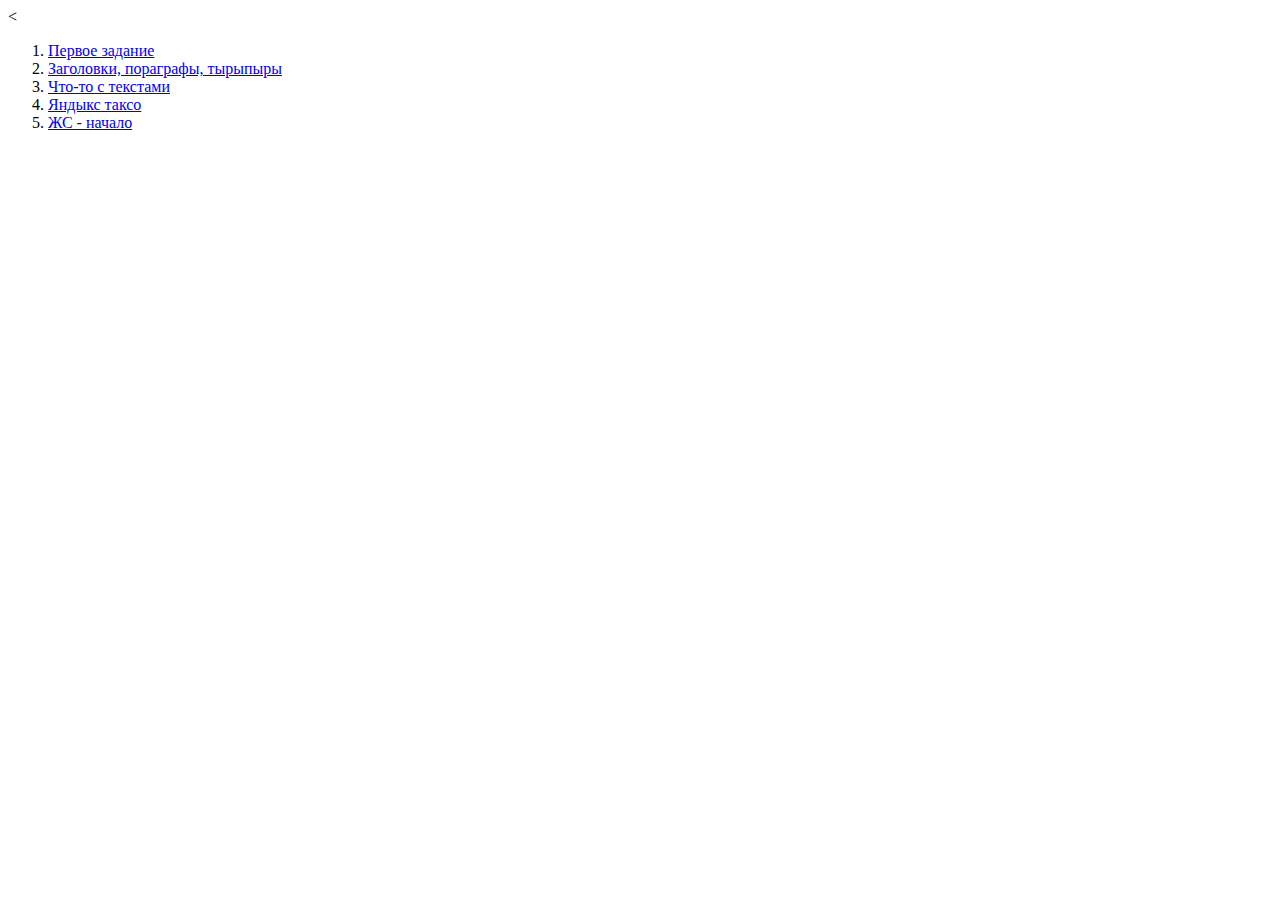
<file: index.html>
<<!DOCTYPE html>
<html lang="en">
<head>
    <meta charset="UTF-8">
    <meta name="viewport" content="width=device-width, initial-scale=1.0">
    <meta http-equiv="X-UA-Compatible" content="ie=edge">
    <title>Document</title>
</head>
<body>
    <ol>
        <li><a href=1st.html>Первое задание</a></li>
        <li><a href=hta.html>Заголовки, пораграфы, тырыпыры</a></li>
        <li><a href=texts.html>Что-то с текстами</a></li>
        <li><a href=task.html>Яндыкс таксо</a></li>
        <li><a href=JS1st.html>ЖС - начало</a></li>
    </ol>
</body>
</html>
</file>
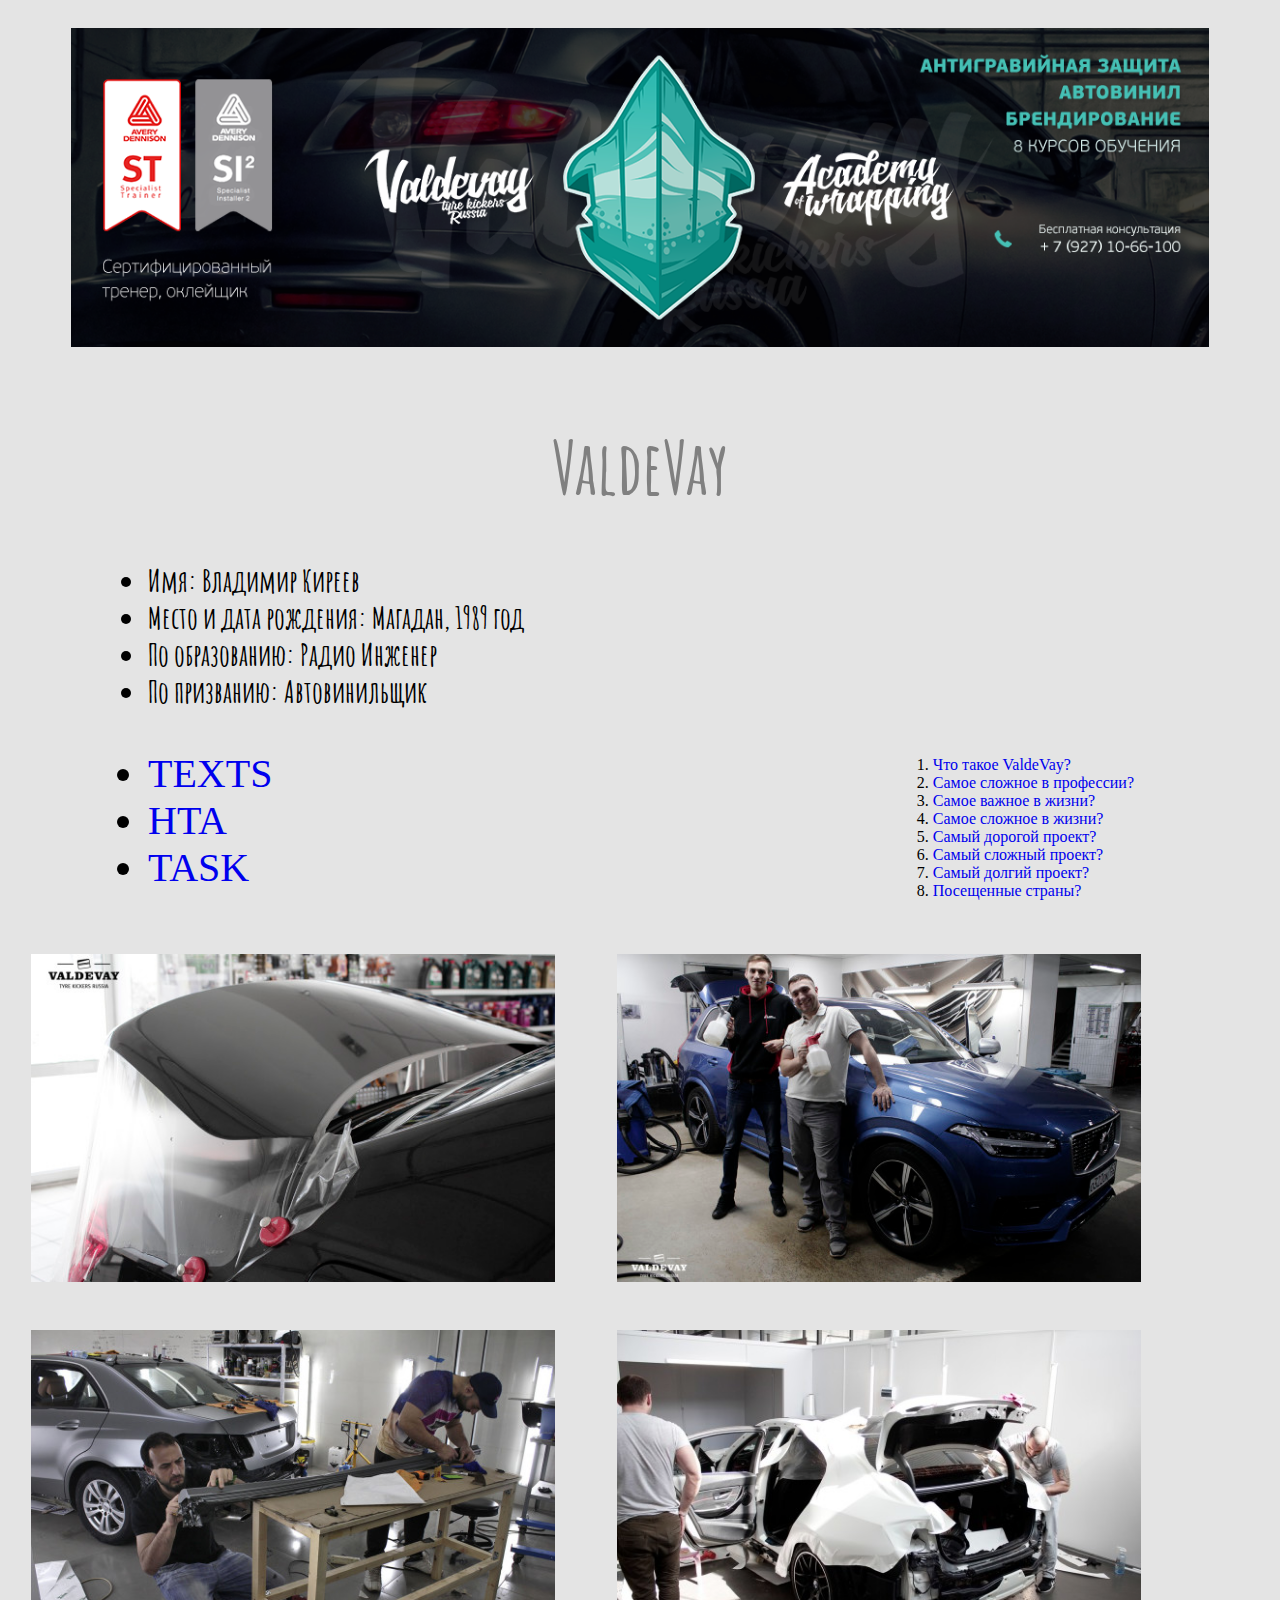
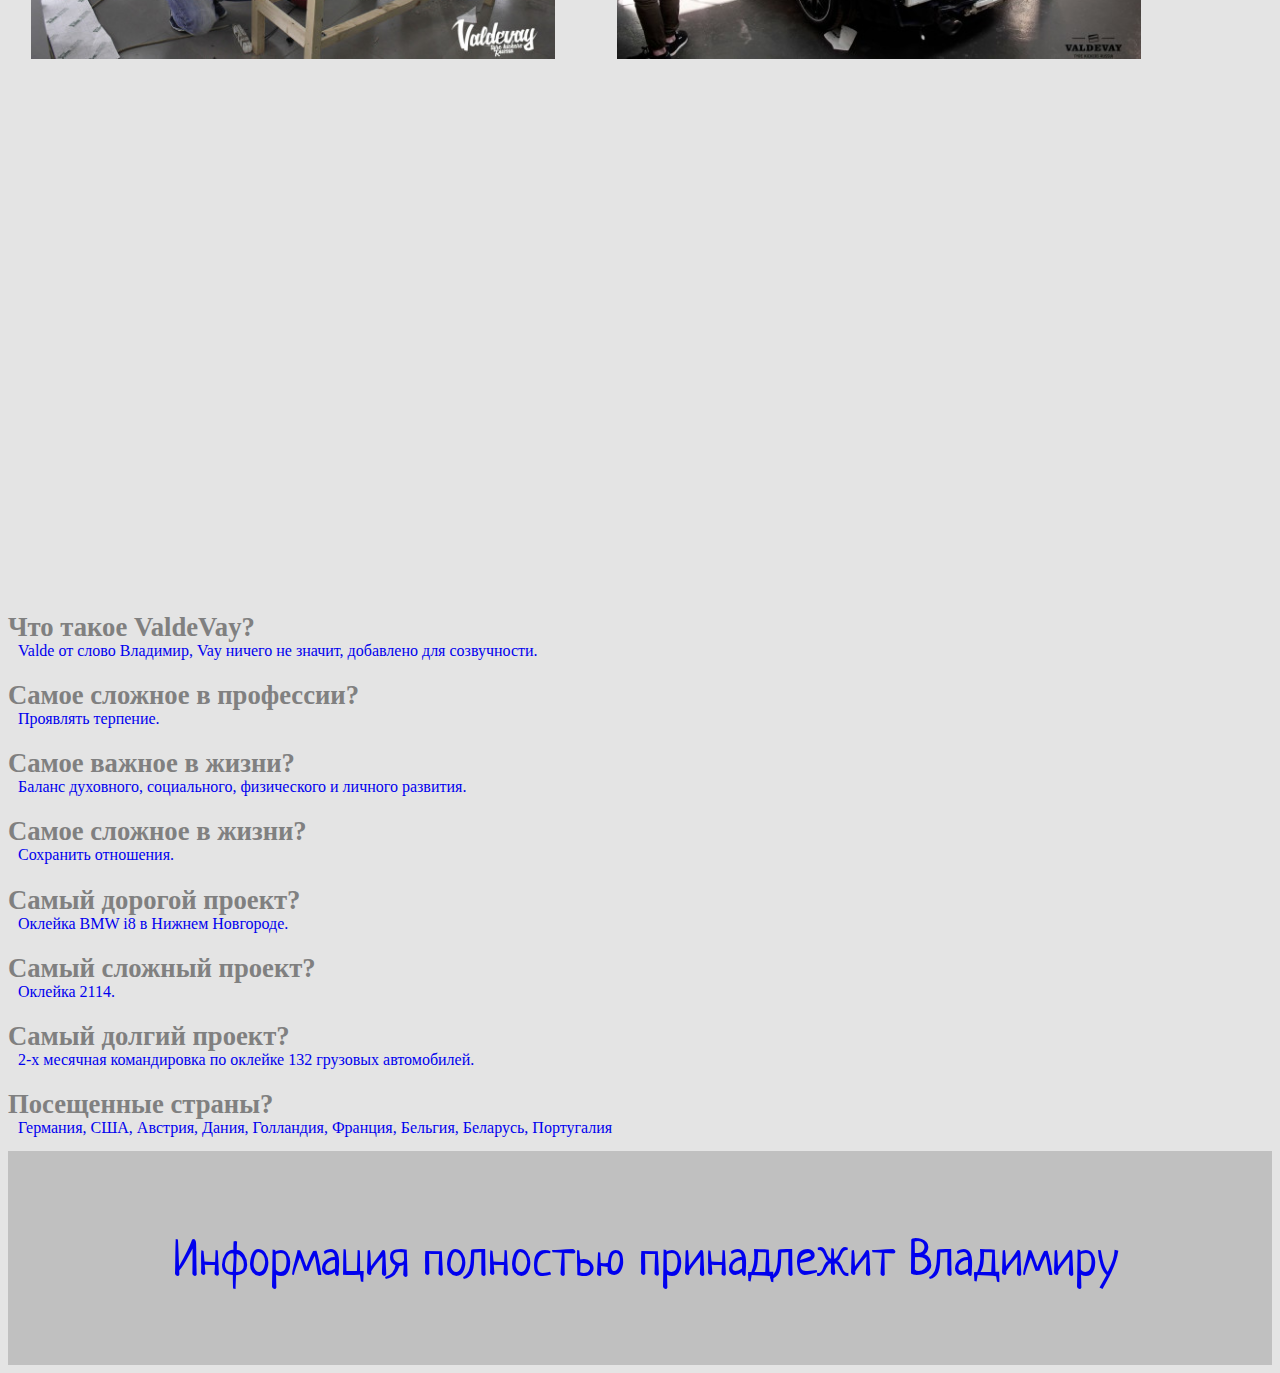
<file: 1st.html>
<!DOCTYPE html>

<html>
    <head>
        <meta charset="utf-8">
        <title>ValdeVay</title>
        <link rel="stylesheet" href="assets/styles/main.css">
    </head>
    <body>
        <header>
            <img src="images/na_sayt.png">
            <h1 class="header-list">ValdeVay</a></h1>
                <p>
                    <ul class="header-list big-text">
                        <li><strong>Имя</strong>: Владимир Киреев</li>
                        <li><strong>Место и дата рождения</strong>: Магадан, 1989 год</li>
                        <li><strong>По образованию</strong>: Радио Инженер</li>
                        <li><strong>По призванию</strong>: Автовинильщик</li>
                    </ul>
                </p>
        </header>
        <aside >
                <ol>
                    <li><a href= "#1">Что такое ValdeVay?</a></li>
                    <li><a href= "#2">Самое сложное в профессии?</a></li>
                    <li><a href= "#3">Самое важное в жизни?</a></li>
                    <li><a href= "#4">Самое сложное в жизни?</a></li>
                    <li><a href= "#5">Самый дорогой проект?</a></li>
                    <li><a href= "#6">Самый сложный проект?</a></li>
                    <li><a href= "#7">Самый долгий проект?</a></li>
                    <li><a href= "#8">Посещенные страны?</a></li>
                </ol>
        </aside>
        <article>
            <div>
                <ul class="big-list">
                    <li><a href="texts.html">texts</li>
                    <li><a href="hta.html">hta</li>
                    <li><a href="task.html">task</li>
                </ul>
            </div>
            <table>
                <tr>
                    <td><img src="images/14-542x340.jpg" alt="smth"></td>
                    <td><img src="images/21-542x340.jpg" alt="smth"></td>
                </tr>
                <tr>
                    <td><img src="images/24-542x340.jpg" alt="smth"></td>
                    <td><img src="images/lNpHR0JzThA-542x340.jpg" alt="smth"></td>
                </tr>                    
            </table>
            <div><iframe height="500" width="70%" src="https://www.youtube.com/embed/2RC7GSjPGZQ" frameborder="0" allow="autoplay; encrypted-media" allowfullscreen></iframe></div>
            
            <h2 id="1">Что такое ValdeVay?</h2>
            <p>Valde от слово Владимир, Vay ничего не значит, добавлено для созвучности.</p>
            <h2 id="2">Самое сложное в профессии?</h2>
            <p>Проявлять терпение.</p>
            <h2 id="3">Самое важное в жизни?</h2>
            <p>Баланс духовного, социального, физического и личного развития.</p>
            <h2 id="4">Самое сложное в жизни?</h2>
            <p>Сохранить отношения.</p>
            <h2 id="5">Самый дорогой проект?</h2>
            <p>Оклейка BMW i8 в Нижнем Новгороде.</p>
            <h2 id="6">Самый сложный проект?</h2>
            <p>Оклейка 2114.</p>
            <h2 id="7">Самый долгий проект?</h2>
            <p>2-х месячная командировка по оклейке 132 грузовых автомобилей.</p>
            <h2 id="8">Посещенные страны?</h2>
            <p>Германия, США, Австрия, Дания, Голландия, Франция, Бельгия, Беларусь, Португалия</p>
        </article>
        <footer>
            <p>Информация полностью принадлежит <a href="http://valdevay.ru/">Владимиру</a></p>
        </footer>
        
    </body>
</html>
</file>
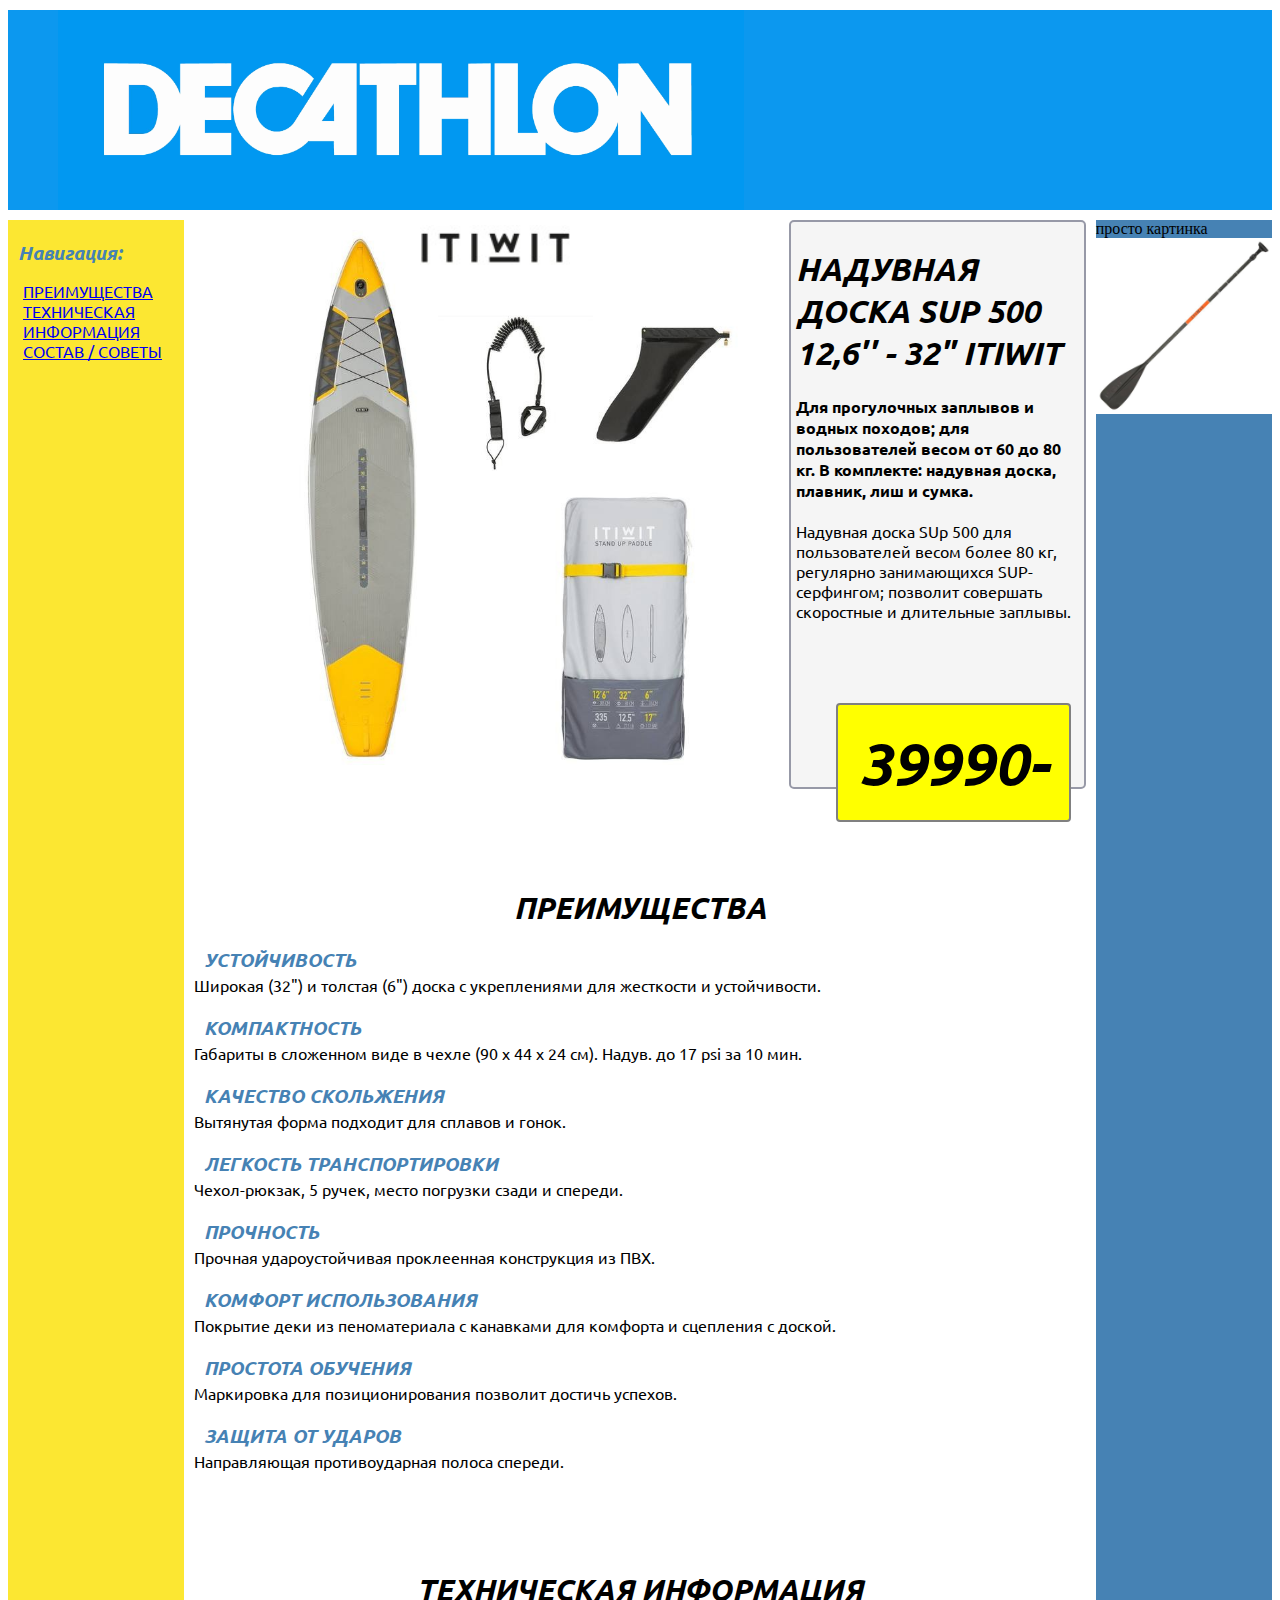
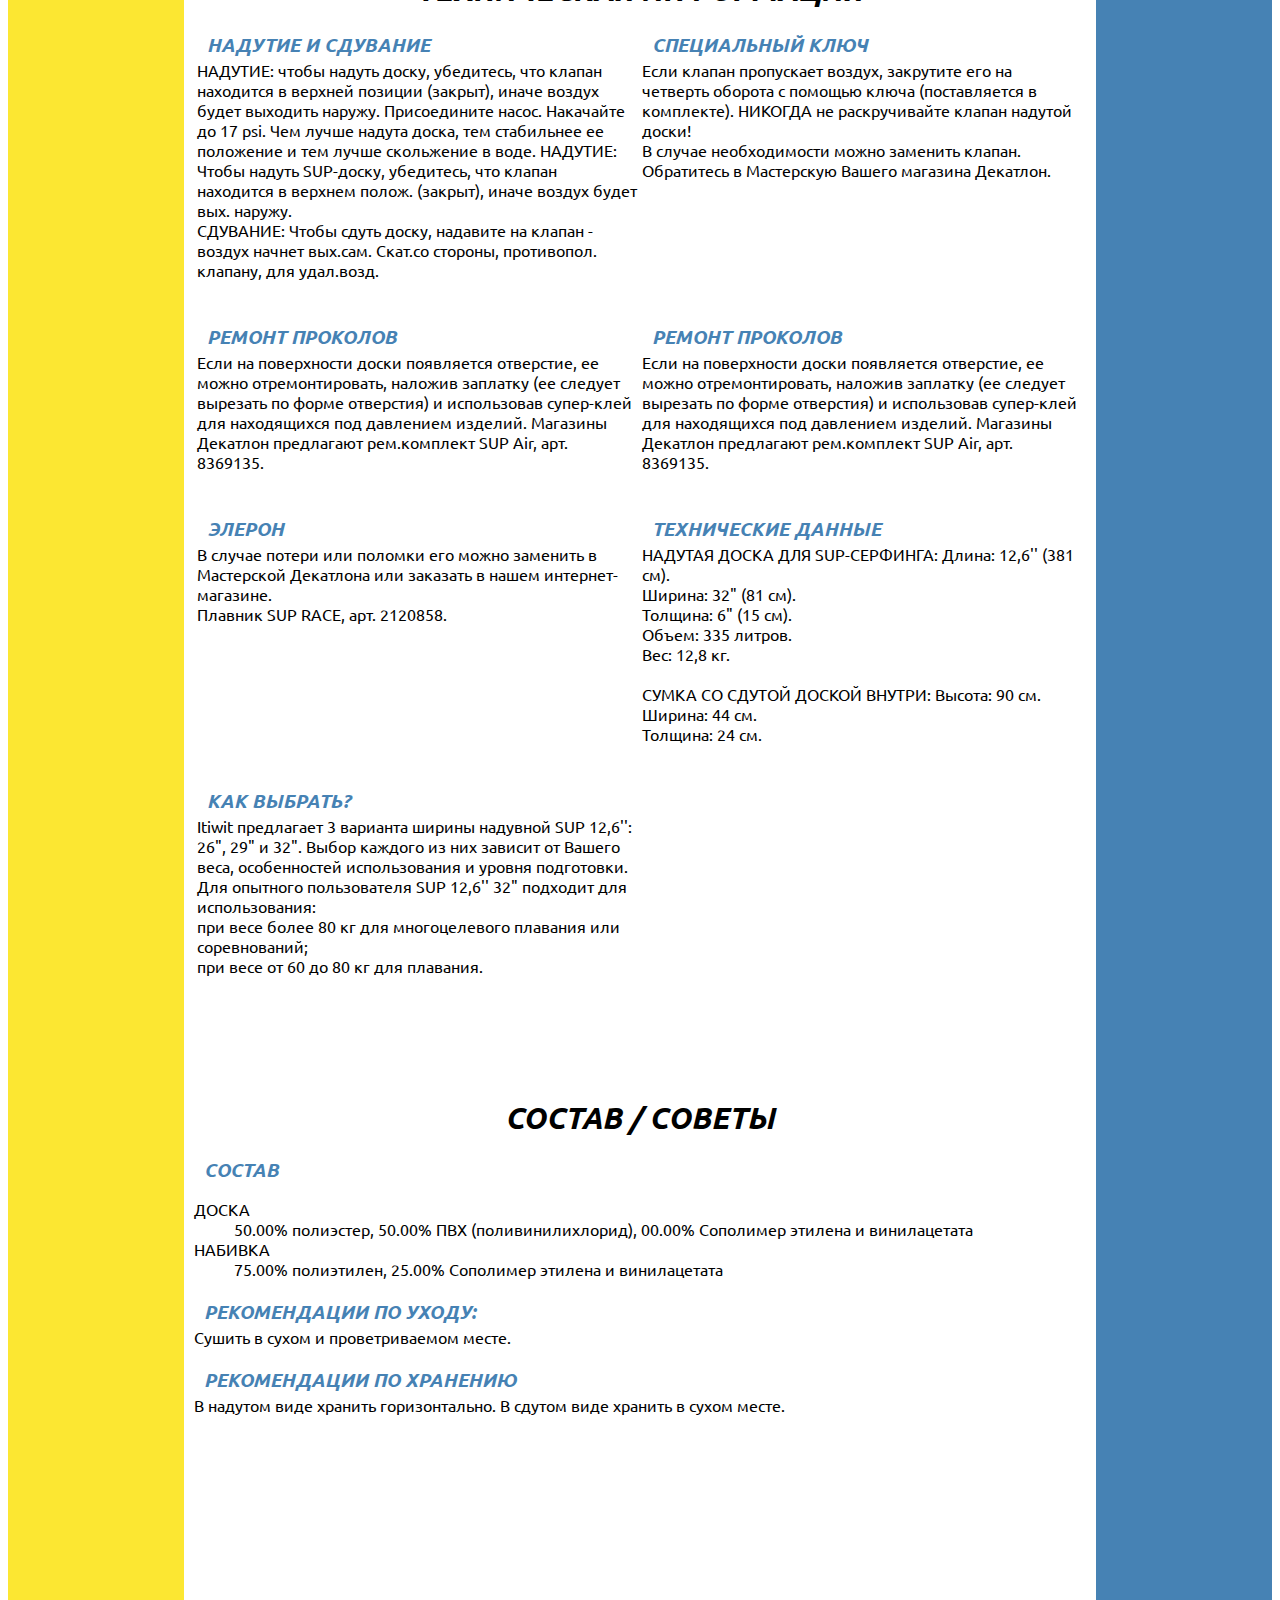
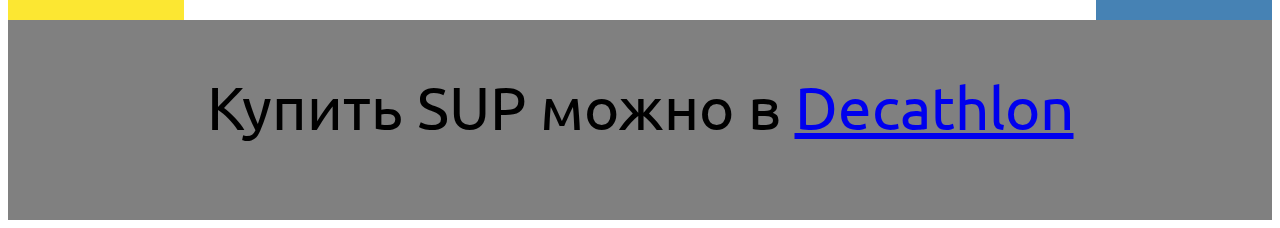
<file: hta.html>
<!DOCTYPE html>
<html lang="en">
<head>
    <meta charset="UTF-8">
    <meta name="viewport" content="width=device-width, initial-scale=1.0">
    <meta http-equiv="X-UA-Compatible" content="ie=edge">
    <title>Document</title>
    <link rel="stylesheet" href="assets/styles/hta.css">
</head>
<body>
    <header>
        <img class="logo" src="images/Decathlon/Decathlon_Logo.png">
    </header>
    <div class="container">
        <nav>
            <img class="smallogo"src="images/Decathlon/itiwit.jpg">
            <h3>Навигация:</h3>
            <ul>
                <li><a href="#1">ПРЕИМУЩЕСТВА</a></li>
                <li><a href="#2">ТЕХНИЧЕСКАЯ ИНФОРМАЦИЯ</a></li>
                <li><a href="#3">СОСТАВ / CОВЕТЫ</a></li>
                <li></li>
                <li></li>
            </ul>
        </nav>
        <main>
            <div class="container">
                <img class="mainimage" src="images/Decathlon/sap.jpg">
                <div class="vertical" >
                    <h1>НАДУВНАЯ ДОСКА SUP 500 12,6'' - 32" ITIWIT</h1>
                    <p class = "maintext">Для прогулочных заплывов и водных походов; для пользователей весом от 60 до 80 кг. В комплекте: надувная доска, плавник, лиш и сумка.</p>
                    <p>Надувная доска SUp 500 для пользователей весом более 80 кг, регулярно занимающихся SUP-серфингом; позволит совершать скоростные и длительные заплывы.</p>
                    <p class = "price">39990-</p>
                </div>
            </div>
            <h2 id="1">ПРЕИМУЩЕСТВА</h2>
            <h3>УСТОЙЧИВОСТЬ</h3>
            <p>Широкая (32") и толстая (6") доска с укреплениями для жесткости и устойчивости.</p>
            <h3>КОМПАКТНОСТЬ</h3>
            <p>Габариты в сложенном виде в чехле (90 x 44 x 24 см). Надув. до 17 psi за 10 мин.</p>
            <h3>КАЧЕСТВО СКОЛЬЖЕНИЯ</h3>
            <p>Вытянутая форма подходит для сплавов и гонок.</p>
            <h3>ЛЕГКОСТЬ ТРАНСПОРТИРОВКИ</h3>
            <p>Чехол-рюкзак, 5 ручек, место погрузки сзади и спереди.</p>
            <h3>ПРОЧНОСТЬ</h3>
            <p>Прочная удароустойчивая проклеенная конструкция из ПВХ.</p>
            <h3>КОМФОРТ ИСПОЛЬЗОВАНИЯ</h3>
            <p>Покрытие деки из пеноматериала с канавками для комфорта и сцепления с доской.</p>
            <h3>ПРОСТОТА ОБУЧЕНИЯ</h3>
            <p>Маркировка для позиционирования позволит достичь успехов.</p>
            <h3>ЗАЩИТА ОТ УДАРОВ</h3>
            <p>Направляющая противоударная полоса спереди.    </p>
            <h2 id="2">ТЕХНИЧЕСКАЯ ИНФОРМАЦИЯ</h2>
            <table>
                <tr>
                    <td>
                        <h3>НАДУТИЕ И СДУВАНИЕ</h3>
                        <p>НАДУТИЕ: чтобы надуть доску, убедитесь, что клапан находится в верхней позиции (закрыт), иначе воздух будет выходить наружу. Присоедините насос. Накачайте до 17 psi. Чем лучше надута доска, тем стабильнее ее положение и тем лучше скольжение в воде. НАДУТИЕ: Чтобы надуть SUP-доску, убедитесь, что клапан находится в верхнем полож. (закрыт), иначе воздух будет вых. наружу. <br>СДУВАНИЕ: Чтобы сдуть доску, надавите на клапан - воздух начнет вых.сам. Скат.со стороны, противопол. клапану, для удал.возд.</p>
                    </td>
                    <td>
                        <h3>СПЕЦИАЛЬНЫЙ КЛЮЧ</h3>
                        <p>Если клапан пропускает воздух, закрутите его на четверть оборота с помощью ключа (поставляется в комплекте). НИКОГДА не раскручивайте клапан надутой доски! <br>В случае необходимости можно заменить клапан. Обратитесь в Мастерскую Вашего магазина Декатлон.</p>
                    </td>
                </tr>
                <tr>
                    <td>
                        <h3>РЕМОНТ ПРОКОЛОВ</h3>
                        <p>Если на поверхности доски появляется отверстие, ее можно отремонтировать, наложив заплатку (ее следует вырезать по форме отверстия) и использовав супер-клей для находящихся под давлением изделий. Магазины Декатлон предлагают рем.комплект SUP Air, арт. 8369135.</p> 
                    </td>
                    <td>
                        <h3>РЕМОНТ ПРОКОЛОВ</h3>
                        <p>Если на поверхности доски появляется отверстие, ее можно отремонтировать, наложив заплатку (ее следует вырезать по форме отверстия) и использовав супер-клей для находящихся под давлением изделий. Магазины Декатлон предлагают рем.комплект SUP Air, арт. 8369135.</p>
                    </td>
                </tr>
                <tr>
                    <td>
                        <h3>ЭЛЕРОН</h3>
                        <p>В случае потери или поломки его можно заменить в Мастерской Декатлона или заказать в нашем интернет-магазине. <br>Плавник SUP RACE, арт. 2120858.</p>
                    </td>
                    <td>
                        <h3>ТЕХНИЧЕСКИЕ ДАННЫЕ</h3>
                        <p>НАДУТАЯ ДОСКА ДЛЯ SUP-СЕРФИНГА: Длина: 12,6'' (381 см). <br>Ширина: 32" (81 см). <br>Толщина: 6" (15 см). <br>Объем: 335 литров. <br>Вес: 12,8 кг. <br><br>СУМКА СО СДУТОЙ ДОСКОЙ ВНУТРИ: Высота: 90 см. Ширина: 44 см.<br>Толщина: 24 см.</p>
                    </td>
                </tr>
                <tr>
                    <td>
                        <h3>КАК ВЫБРАТЬ?</h3>
                        <p>Itiwit предлагает 3 варианта ширины надувной SUP 12,6'': 26", 29" и 32". Выбор каждого из них зависит от Вашего веса, особенностей использования и уровня подготовки.<br>Для опытного пользователя SUP 12,6'' 32" подходит для использования: <br> при весе более 80 кг для многоцелевого плавания или соревнований; <br> при весе от 60 до 80 кг для плавания.</p>
                    </td>
                    <td></td>
                </tr>
            </table>

            <h2 id="3">СОСТАВ / CОВЕТЫ</h2>
            <h3>СОСТАВ</h3>
            <dl>
                <dt>ДОСКА</dt>	
                <dd>50.00% полиэстер, 50.00% ПВХ (поливинилихлорид), 00.00% Cополимер этилена и винилацетата</dd>
                <dt>НАБИВКА</dt>	
                <dd>75.00% полиэтилен, 25.00% Cополимер этилена и винилацетата</dd>
            </dl>
            <h3>РЕКОМЕНДАЦИИ ПО УХОДУ:</h3>
            <p>Сушить в сухом и проветриваемом месте.</p>
            <h3>РЕКОМЕНДАЦИИ ПО ХРАНЕНИЮ</h3>
            <p>В надутом виде хранить горизонтально. В сдутом виде хранить в сухом месте.</p>
        </main>
        <aside>
            просто картинка
            <img src="images/Decathlon/Sup3.jpg" class="freez">
        </aside>
    </div>
    <footer>
        Купить SUP можно в <a href="https://www.decathlon.ru/doska-sup-500-126-32_e1-id_8387651.html#v2225703">Decathlon</a>
    </footer>
</body>
</html>
</file>
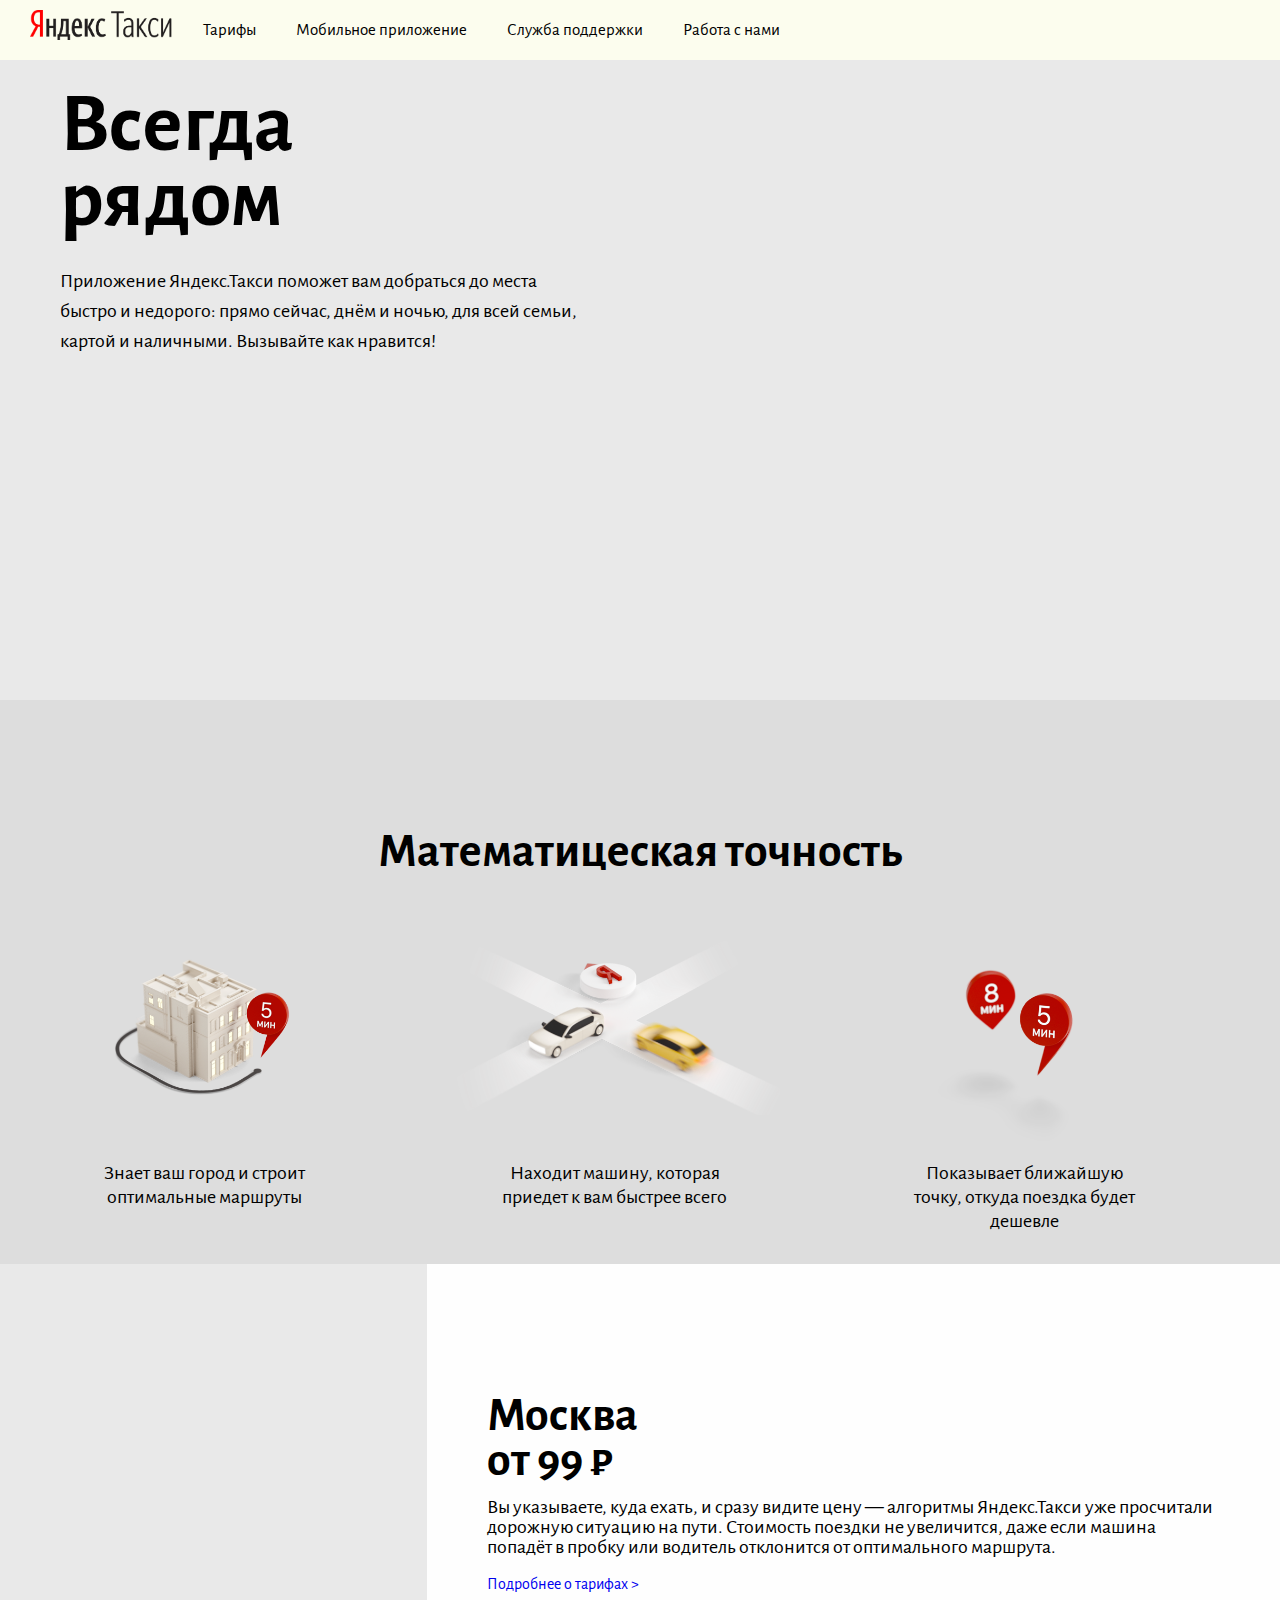
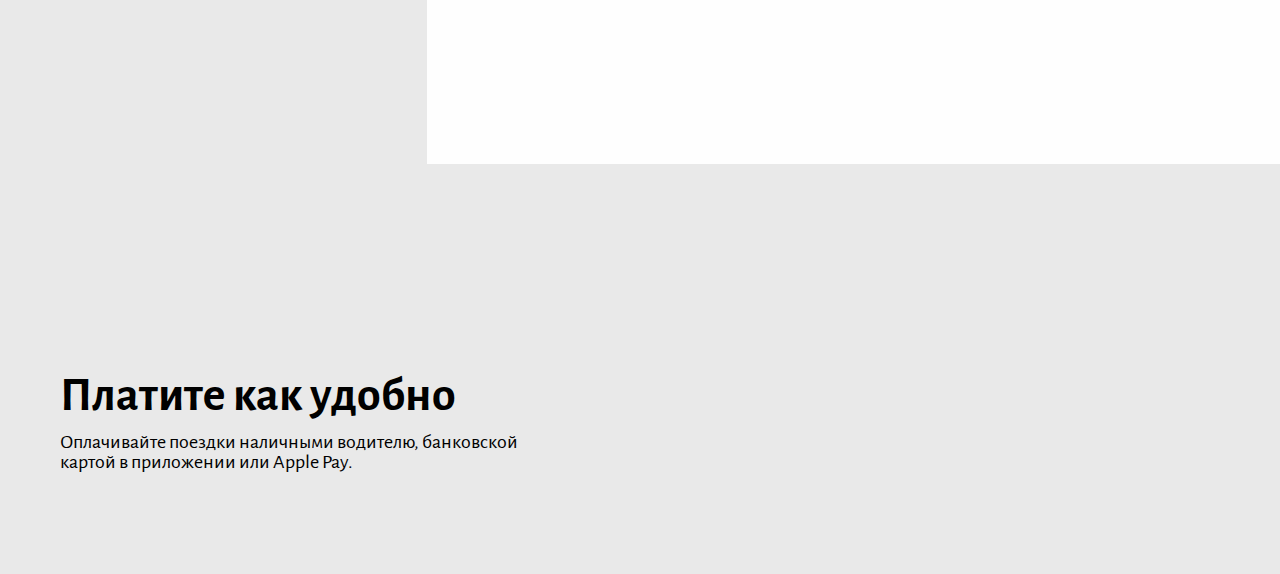
<file: task.html>
<!DOCTYPE html>
<html lang="en">
<head>
    <meta charset="UTF-8">
    <meta name="viewport" content="width=, initial-scale=1.0">
    <meta http-equiv="X-UA-Compatible" content="ie=edge">
    <title>Document</title>
    <link rel="stylesheet" href="assets/styles/task.css">
</head>
<body>
    <header>
        <ul class="menu">
            <li class="image"><a class="topchik" href="https://ya.ru"><img class="topchik" src="images/yandex/yat2.png"></a></li>
            <li>Тарифы
                <ul class="submenu">
                    <li>Города</li>
                    <li>Партнёры</li>
                </ul>
            </li>
            <li>Мобильное приложение</li>
            <li>Служба поддержки</li>
            <li>Работа с нами
                <ul class="submenu2">
                    <li class="submenu">Как стать водителем</li>
                    <li class="submenu">Такси для бизнеса</li>
                </ul>
            </li>
        </ul>
    </header>
    <main>
        <section>
            <div class="index">
                <h1>Всегда<br> рядом</h1>
                <p class="index">Приложение Яндекс.Такси поможет вам добраться до места<br> быстро и недорого: прямо сейчас, днём и ночью, для всей семьи,<br> картой и наличными. Вызывайте как нравится!</p>
                <video width="90%"autoplay class="index" playsinline="" muted="" loop="" pip="false"><source src="https://download.cdn.yandex.net/taxi/taxi-frontend/app/CITI.mp4" type="video/mp4"><source src="https://download.cdn.yandex.net/taxi/taxi-frontend/app/CITI.webm" type="video/webm"></video>
            </div>
        </section>
        <section class= "math">
            <h2 class= "math">Математицеская точность</h2>
            <div class= "math">
                <figure>
                    <img class="math" src="images/yandex/1math.png">
                    <figcaption>Знает ваш город и строит оптимальные маршруты</figcaption>
                </figure>
                <figure>
                    <img class="math" src="images/yandex/2math.png">
                    <figcaption>Находит машину, которая приедет к вам быстрее всего</figcaption>
                </figure>
                <figure>
                    <img class="math" src="images/yandex/3math.png">
                    <figcaption>Показывает ближайшую точку, откуда поездка будет дешевле</figcaption>
                </figure>
            </div>
        </section>
        <section class="moscow">
            <div class="moscow">
                <video autoplay class="moscow" playsinline="" muted="" loop="" pip="false"><source src="https://download.cdn.yandex.net/taxi/taxi-frontend/app/PAY.mp4" type="video/mp4"><source src="https://download.cdn.yandex.net/taxi/taxi-frontend/app/PAY.webm" type="video/webm"></video>
                <div class="whitebox">
                    <h2>Москва<br>от 99 ₽</h2>
                    <p>Вы указываете, куда ехать, и сразу видите цену — алгоритмы Яндекс.Такси уже просчитали дорожную ситуацию на пути. Стоимость поездки не увеличится, даже если машина попадёт в пробку или водитель отклонится от оптимального маршрута.</p>
                    <a href="https://taxi.yandex.ru/#mrt">Подробнее о тарифах ></a>
                </div>
            </div>
        </section>
        <section class = "pay">
            <div class = "pay">
                <div class = "midle">
                    <h2 class = "pay">Платите как удобно</h2>
                    <p class = "pay">Оплачивайте поездки наличными водителю, банковской<br> картой в приложении или Apple Pay.</p>
                </div>
                <video autoplay class="pay" poster="https://yastatic.net/lego/_/La6qi18Z8LwgnZdsAr1qy1GwCwo.gif" style="background-image:url('https://avatars.mds.yandex.net/get-bunker/61205/e8d278b2bfeb684230d6bb73981c33dcec8d89df/orig')" playsinline="" muted="" loop="" pip="false"><source src="https://download.cdn.yandex.net/taxi/taxi-frontend/app/MONEY All.mp4" type="video/mp4"><source src="https://download.cdn.yandex.net/taxi/taxi-frontend/app/MONEY All.webm" type="video/webm"></video>
            </div>

        </section>
    </main>
    <footer>

    </footer>
</body>
</html>
</file>
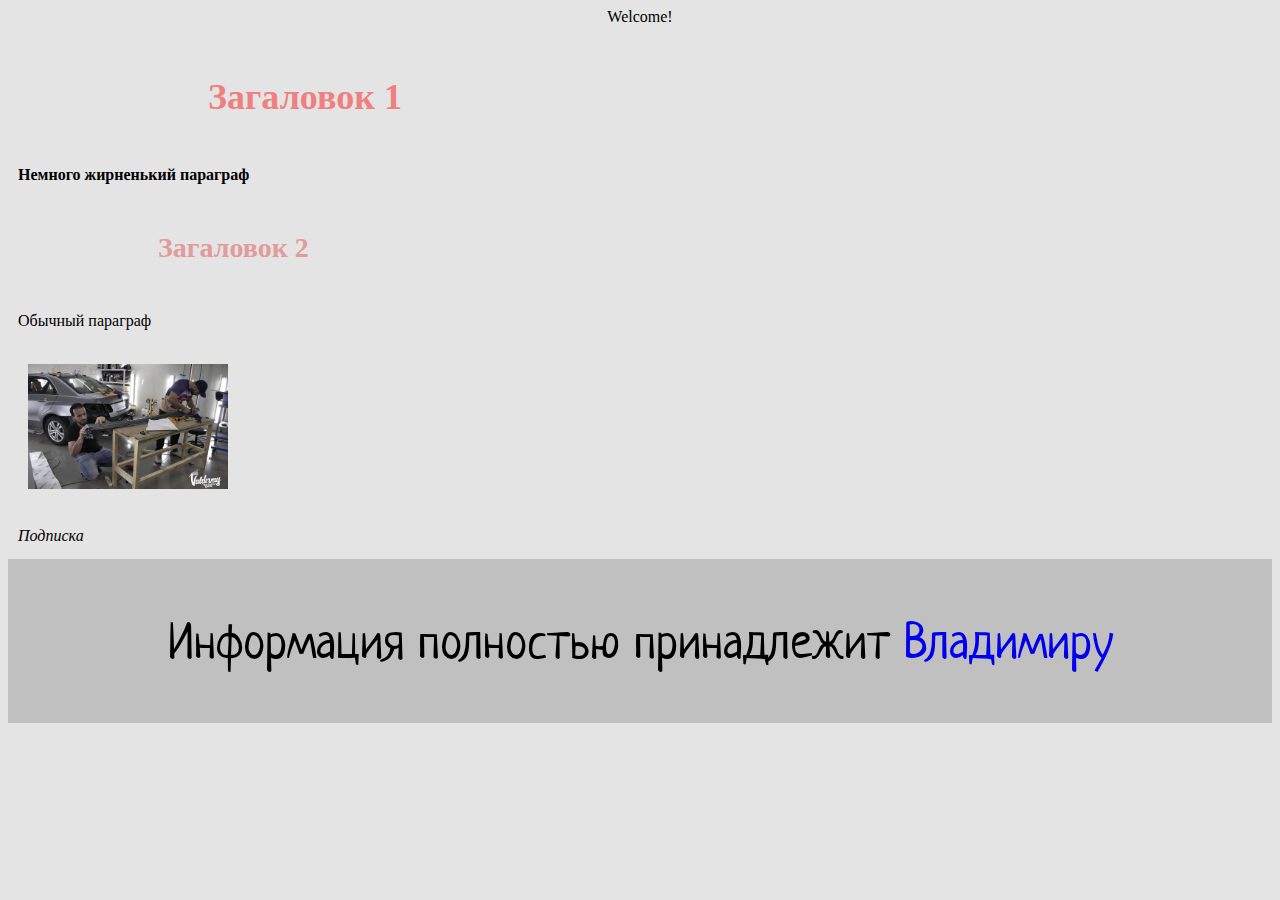
<file: texts.html>
<!DOCTYPE html>

<html>
    <head>
        <meta charset="utf-8">
        <title>ValdeVay</title>
        <link rel="stylesheet" href="assets/styles/main.css"
    </head>
    <body>
        <header>
        Welcome!    
        </header>
        <aside >
         
        </aside>
        <article>
            <h1 class="main-title">Загаловок 1</h1>
            <p class="big-text">Немного жирненький параграф</p>
            <h2 class ="sub-title">Загаловок 2</h2>
            <p class ="text">Обычный параграф</p>
            <div><img class="imgtext" src="images/24-542x340.jpg" alt="smth" width="20px"></div>
            <p class="imgcap">Подписка</p>
        </article>
        <footer >Информация полностью принадлежит <a href="http://valdevay.ru/">Владимиру</a> </footer>
        
    </body>
</html>
</file>
<file: assets/styles/hta.css>
@import url('https://fonts.googleapis.com/css?family=Amatic+SC:700|Neucha|Ubuntu');

header{
    position: relative;
    height: 200px;
    background-color: rgb(12,152,239);
    margin: 10px 0 10px 0;
}

nav{
    width: 250px;
    background-color: rgb(252,231,50);
    font-family: Ubuntu;
}
ul{
    color: orange;
    list-style-type: none;
    margin: 0;
    padding: 15px;
}

main{
    height: 3000px;
    width: 100%;
    margin: 0 10px;
    background-color: white;
    font-family: Ubuntu;
}

aside{
    width: 250px;
    background-color: steelblue;
}

footer{
    height: 100px;
    background-color: gray;
    font-family: Ubuntu;
    font-size: 60px;
    text-align: center;
    padding: 50px;
}

h1{
    font-style: italic;
    font-weight: 900;
}

h2{
    font-style: italic;
    font-weight: 700;
    text-align: center;
    margin: 100px 0 0 0;
    font-size: 30px;
}

h3{
    font-style: italic;
    font-weight: 900;
    color: steelblue; 
    margin: 20px 0 0 10px;
}

p{
    font-size: 16px;
    margin: 2px 0 20px 0;
}

td{
    width: 50%;
    vertical-align: top;
}

.container{
    display: flex;
}
.vertical{
    display: inline;
    border: 2px solid #9799a7;
    border-radius: 5px;
    background: whitesmoke;
    padding: 5px;
}

.logo{
    position: relative;
    height: 100%;
    left: 50px;
}
.smallogo{
    left: 420px;
    top: 225px;
    position: absolute;
    width: 150px;
    z-index: 1;
}
.mainimage{
    position: relative;
    width: 60%;
    height: 60%;
    margin: 10px 30px;
}
.witeboard{
    background: white;
}
.maintext{
    font-weight: 900;
}

.price{
    border: 2px solid gray;
    border-radius: 4px;
    background: yellow;
    font-size: 60px;
    font-weight: 900;
    font-style: italic;
    display: inline-flex;
    padding: 20px;
    left: 40px;
    top: 60px;
    position: relative;
}

.freez{
    width: 100%;
}

@media only screen and (max-width:500px){
    .container{
        display: block;
    }
}
</file>
<file: assets/styles/task.css>
@import url('https://fonts.googleapis.com/css?family=Alegreya+Sans:400');


body{
    background: rgb(233,233,233);
    margin: 0;  
    font-family: 'Alegreya Sans', sans-serif;   
}
header{
    background: rgb(252, 253, 238);
    height: 60px;
}
p{
    margin: 18px 0;
    padding: 60px;
    font-size: 20px;
    padding: 0 60px;
    line-height: 20px;
}
a{
    text-decoration-line: none;
    margin: 18px 0;
    padding: 60px;
}

a:hover{
    color: #e28585
}

a.topchik{
    display: inline;
    padding: 0;
    margin: 0;
}
img.topchik{
    height: 30px;
    display: inline;
}

ul{
    list-style: none;
    display: block;
    margin: 0;
    padding: 0 20px;
    min-width: 850px;
}
li{
    padding: 20px;
    font-size: 17px;
    display: inline;
    /* width: 180px; */
}
li.image{
    margin: 10px;
    padding: 0;
}
li.submenu{
    width: 140px;
}
ul::after{
    float: none;
    content: ' ';
    clear: both;
}
ul.menu > li{
    float: left;
    position: relative;
    transition: top 1s ease-out 0.5s;
}

ul.submenu{
    position: absolute;
    top: 60px;
    left:0px;
    height: 0;
    transition: all 1s;
    opacity:0; 
    display: inline-flex;
    border:2px;
    border-top-style: solid;
    border-top-color: rgb(223, 228, 219);
    padding: 0;
    color: black;
}

ul.submenu2{
    position: absolute;
    top: 60px;
    left:-220px;
    height: 0;
    transition: all 1s;
    opacity:0; 
    display: inline-flex;
    border:2px;
    border-top-style: solid;
    border-top-color: rgb(223, 228, 219);
    padding: 0;
    color: black;
}
li:hover{
    color: rgb(255, 145, 145)
}
.menu li:hover{
    background: rgb(244, 245, 231);
    cursor: default;
}

ul.menu > li:hover > ul {
    background: rgb(252, 253, 238);
    height: 60px;
    visibility: visible;
    opacity:1;
}
div.index {
    height: 100%;
    margin: auto;
    text-align: left;
}
  
video.index {
    position: absolute;
    top: 60px;
    right: 0px;
    bottom: 0;
    margin: auto;
    z-index: -1;
    min-width: 800px;
}
h1{
    font-size: 84px;
    line-height: 75px;
    padding: 10px 60px;
    margin-bottom: -15px;
    margin: 18px 0;
}
p.index{
    line-height: 30px;
}
.math{
    background: #ddd;
}
section.math{
    width: 100%;
    min-width: 1000px;
    position: absolute;
    top:700px;
}
div.math{
    position: relative;
    top:0;
    display: inline-flex;
}
img.math{
    width: 100%;
}
figure{
    width: 360px;
    min-width: 345px;
    margin: 3%;
    text-align: center;
}
figcaption{
    font-size: 20px;
    width: 70%;
    text-align: center;
    margin: 0 15%;
}
h2{
    text-align: left;
    font-size: 48px;
    line-height: 45px;
    padding: 10px 60px;
    margin-top: 120px;
    margin-bottom: -15px;
}
h2.math{
    text-align: center;
}
.moscow{
    background: rgb(233,233,233);
}
section.moscow{
    width: 100%;
    min-width: 1000px;
    position: relative;
    top:890px;
    height: 500px;
}
video.moscow {
    position: relative;
    width: 50%;
    top: 0px;
}
div.moscow{
    display: inline-flex;
    height: 100%;
    margin: 0;
    text-align: left;
}
div.whitebox{
    width: 100%;
    height: 100%;
    background: #fefefe;
    min-width: 500px;
}

section.pay{
    width: 100%;
    min-width: 1000px;
    position: relative;
    top:800px;
    height: 400px;
}

h2.pay{
    margin-top: 100px;
    padding-top: 200px;
}

p.pay{
    vertical-align: middle;
}
div.pay {
    height: 100%;
    margin: auto;
    text-align: left;
}
div.midle{
    vertical-align: middle;
}
video.pay {
    width: 600px;
    position: absolute;
    top: -40px;
    right: 80px;
    margin: auto;
    z-index: -2;
    min-width: 500px;
}
</file>
<file: assets/styles/main.css>
/* /* http://meyerweb.com/eric/tools/css/reset/ 2. v2.0 | 20110126
  License: none (public domain)

html, body, div, span, applet, object, iframe,
h1, h2, h3, h4, h5, h6, p, blockquote, pre,
a, abbr, acronym, address, big, cite, code,
del, dfn, em, img, ins, kbd, q, s, samp,
small, strike, strong, sub, sup, tt, var,
b, u, i, center,
dl, dt, dd, ol, ul, li,
fieldset, form, label, legend,
table, caption, tbody, tfoot, thead, tr, th, td,
article, aside, canvas, details, embed,
figure, figcaption, footer, header, hgroup,
menu, nav, output, ruby, section, summary,
time, mark, audio, video {
  margin: 0;
  padding: 0;
  border: 0;
  font-size: 100%;
  font: inherit;
  vertical-align: baseline;
}
/* HTML5 display-role reset for older browsers 
article, aside, details, figcaption, figure,
footer, header, hgroup, menu, nav, section {
  display: block;
}
body {
  line-height: 1;
}
ol, ul {
  list-style: none;
}
blockquote, q {
  quotes: none;
}
blockquote:before, blockquote:after,
q:before, q:after {
  content: '';
  content: none;
}
table {
  border-collapse: collapse;
  border-spacing: 0;
} */
@import url('https://fonts.googleapis.com/css?family=Amatic+SC:700|Neucha');


header{
    text-align: center;
}

h1,h2{
    color:grey;
}

h1 {
    font-size: 55pt;
    text-align: center;
    align-self : center;
}
h2 {
    font-size: 20pt;
    margin-bottom: -15px;

}

p{
    line-height: 14px;
    margin-left: 10px;
}

a{
    text-decoration-line: none;
}

body{
    background: rgb(228, 228, 228);

}

ul{
    text-align: left;
    margin-left: 100px;
    font-size: 30px;

}

.header-list{
    font-family: "Amatic SC";
}

aside{
    float: right;
    width: 30%;
}

iframe{
    box-sizing: content-box;
    align-content: center;
}

img{
width: 90%;
padding: 20px 20px 20px 20px;
}
.video-container {
    position: relative;
    padding-bottom: 56.25%;
    padding-top: 30px;
    height: 0;
    overflow: hidden;
}
.video-container iframe {
    position: absolute;
    top:0;
    left: 0;
    width: 100%;
    height: 100%;
}

footer{
    text-align: center;
    background: silver;
    padding: 50px;
    font-size: 50px;
    font-family: Neucha;
}

.main-title{
    font-family: Verdana;
    font-size: 36px;
    color: lightcoral;
    margin: 50px;
    margin-left: 200px;
    font-style: unset;
    text-align: left;
}

.big-text{
    font-weight: 900;

}
.sub-title{
    font-family: Impact;
    font-size: 28px;
    color: rgb(226, 155, 155);
    margin: 50px;
    margin-left: 150px;
    font-style: unset;
    text-align: left; 

}
.text{
    font-family: 'Lucida Sans';

}
.imgcap{
    font-style: italic;
}
.imgtext{
    width: 200px;
}

.big-list{
    text-transform: uppercase;
    font-size: 40px;
}
</file>
